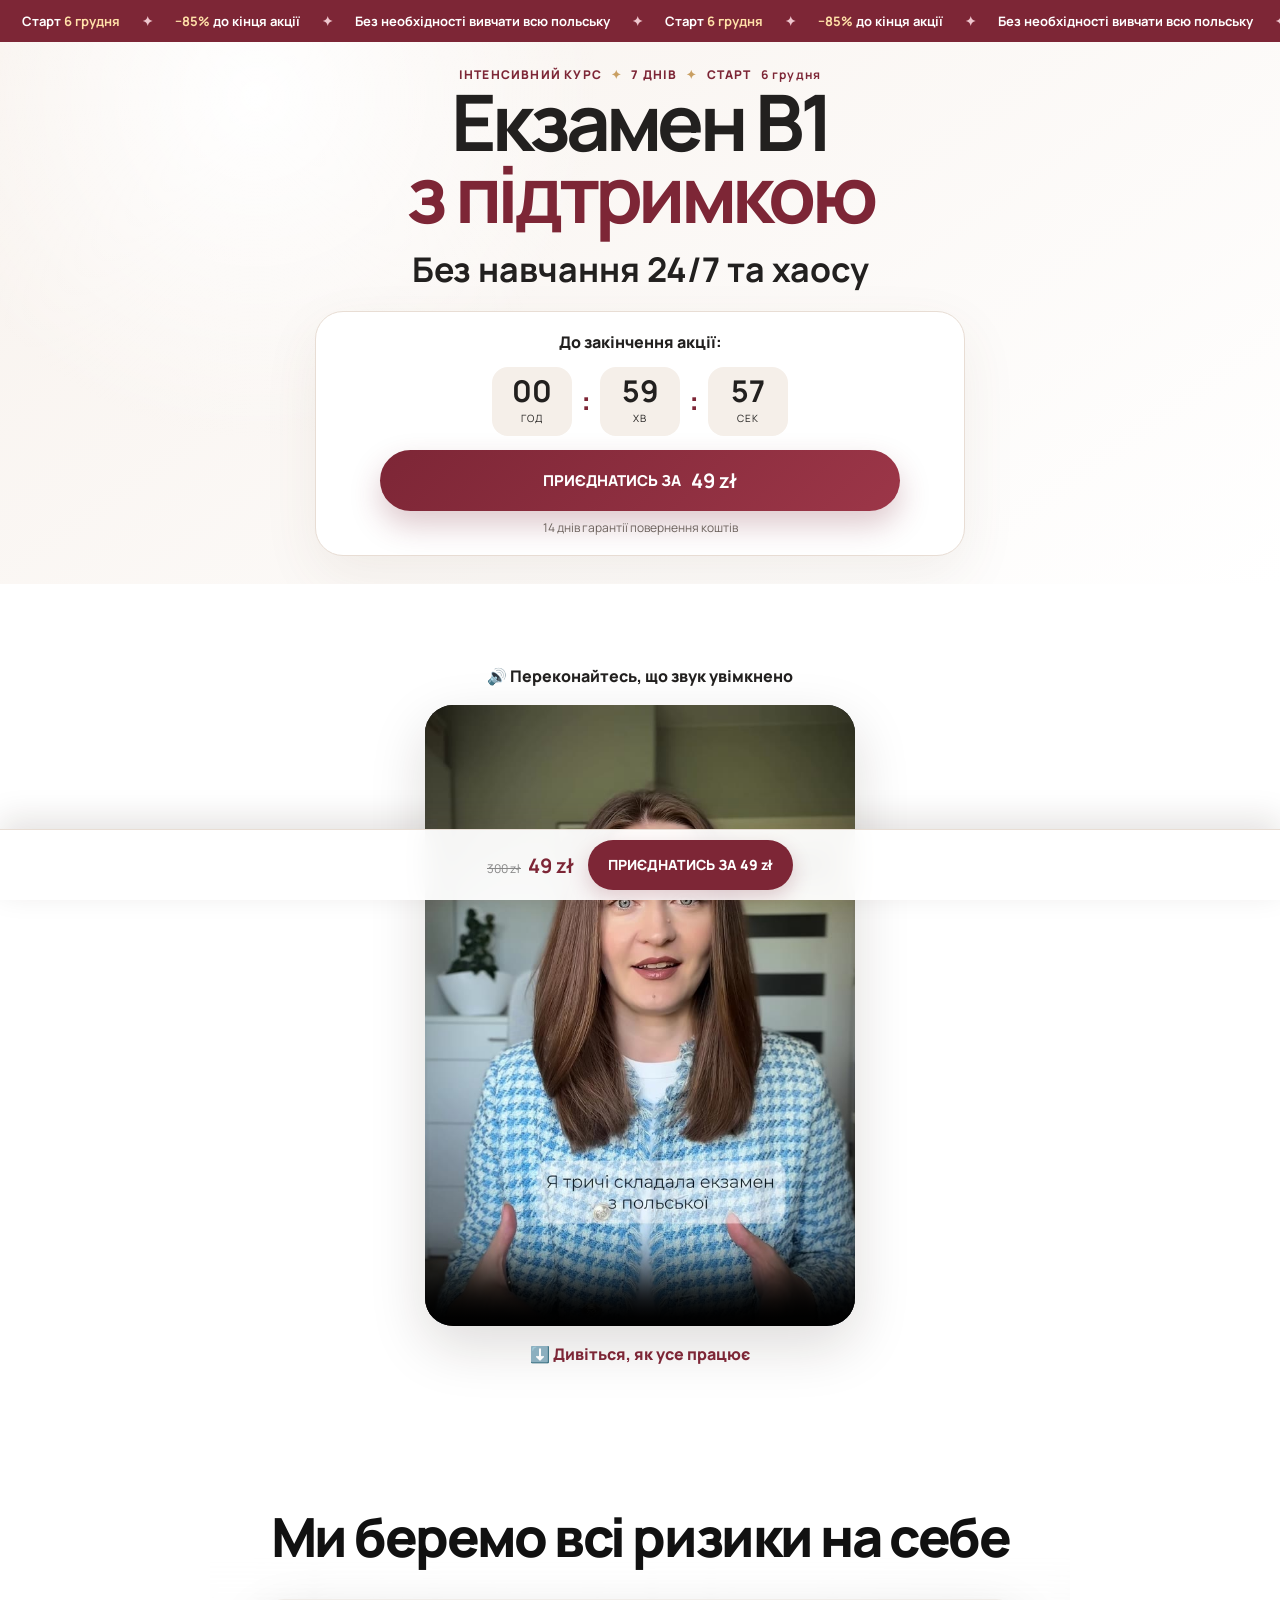
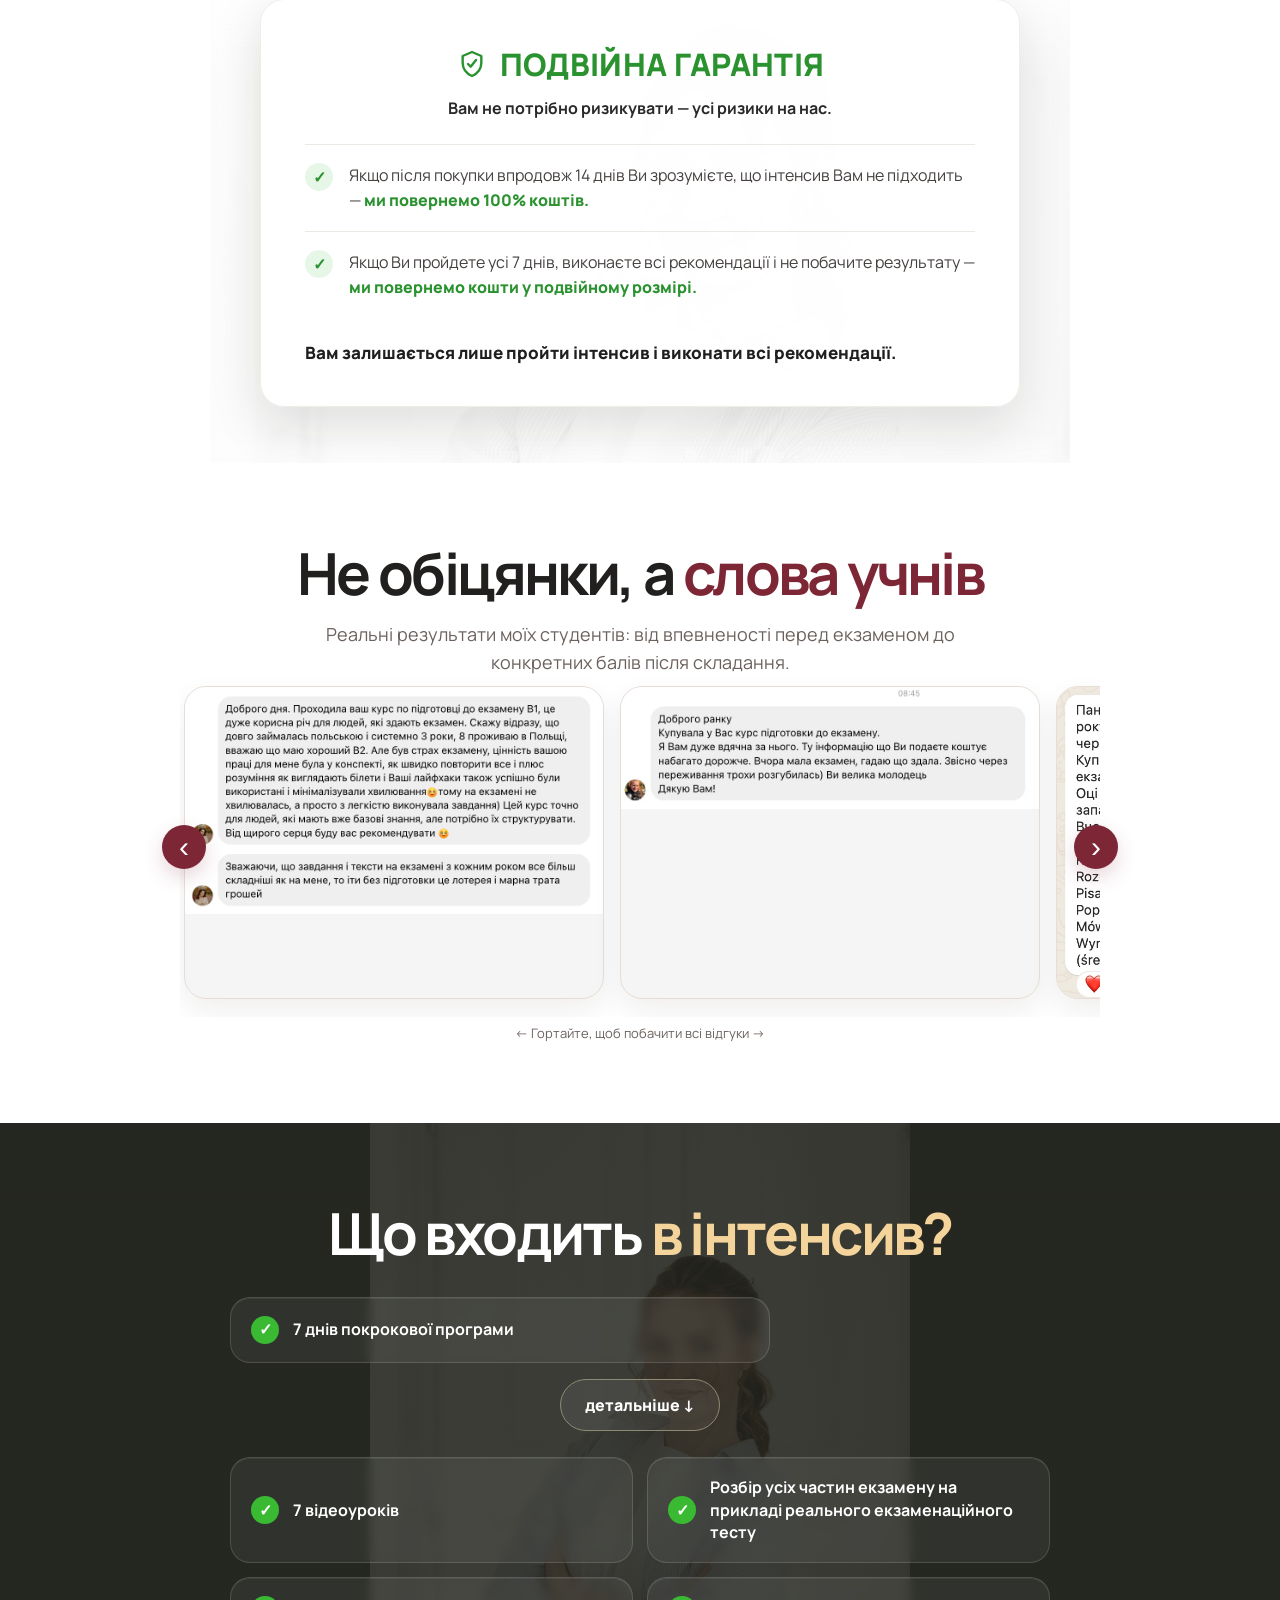
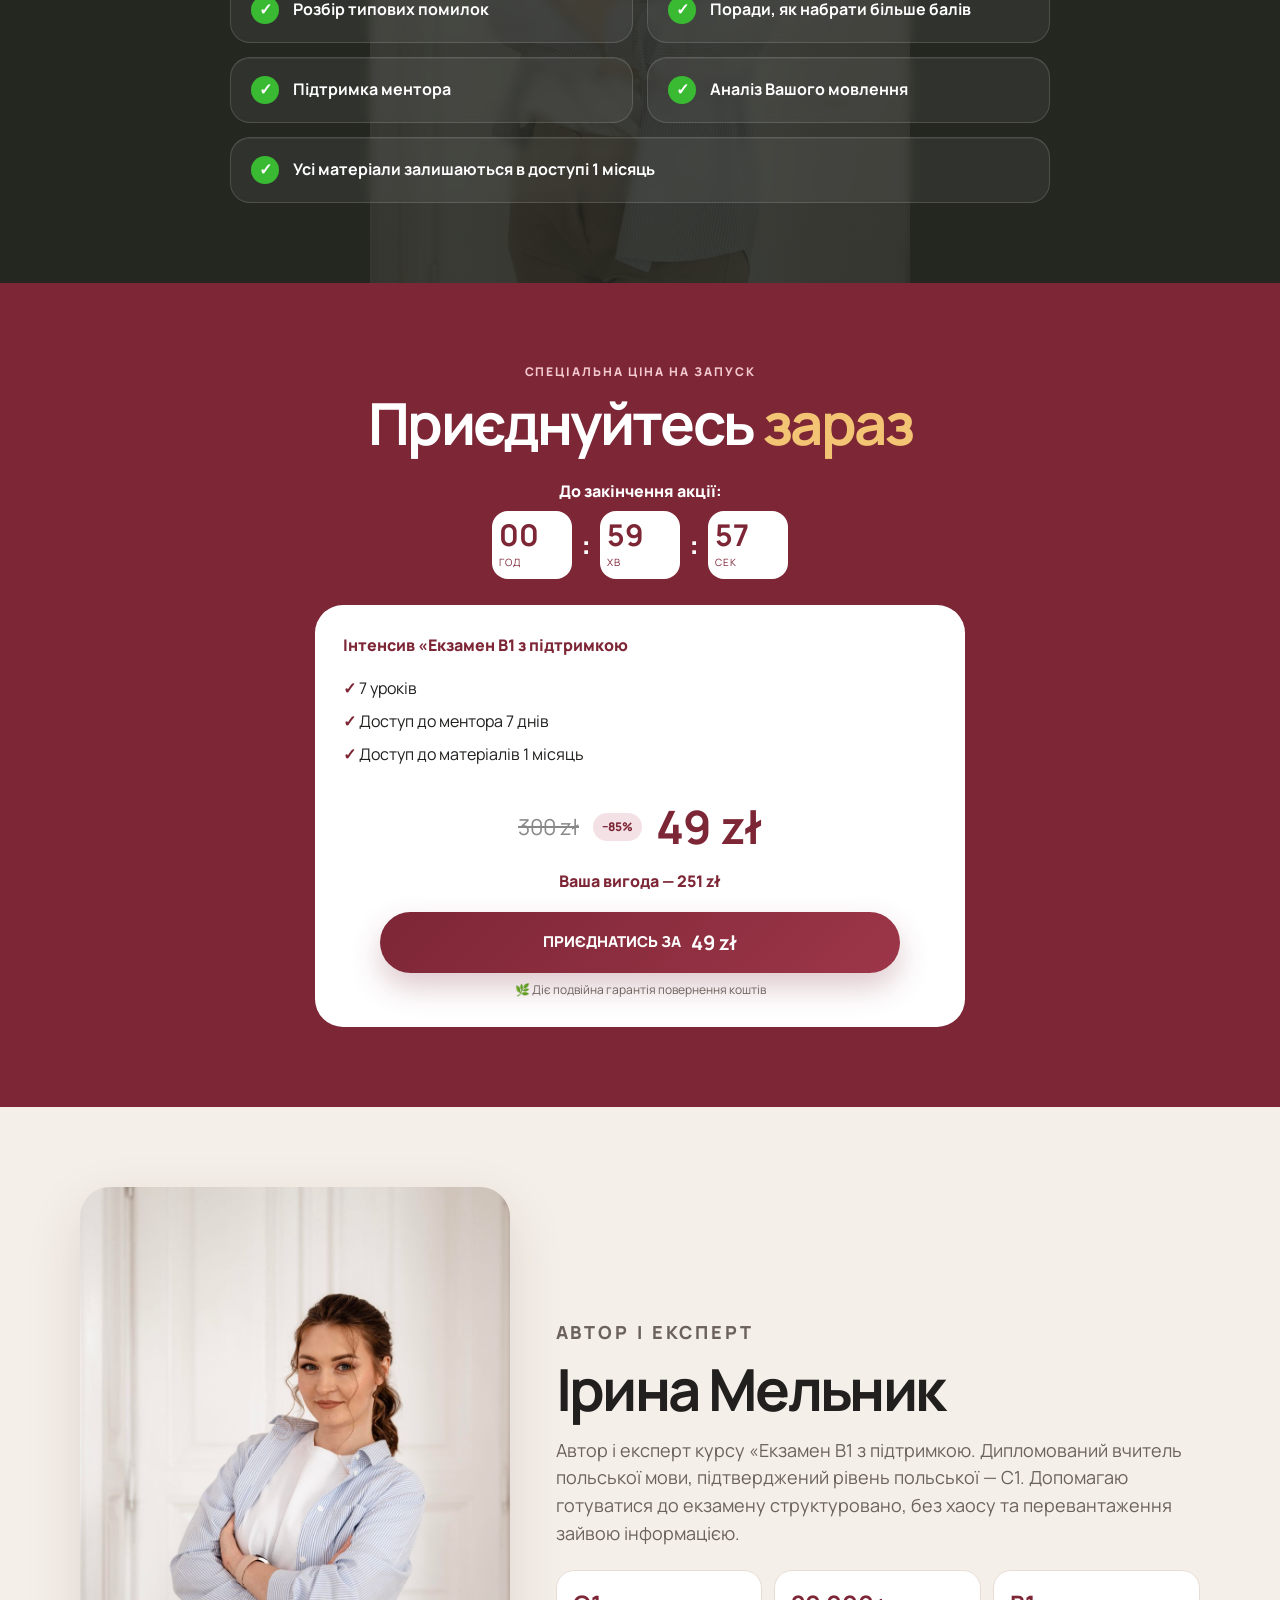
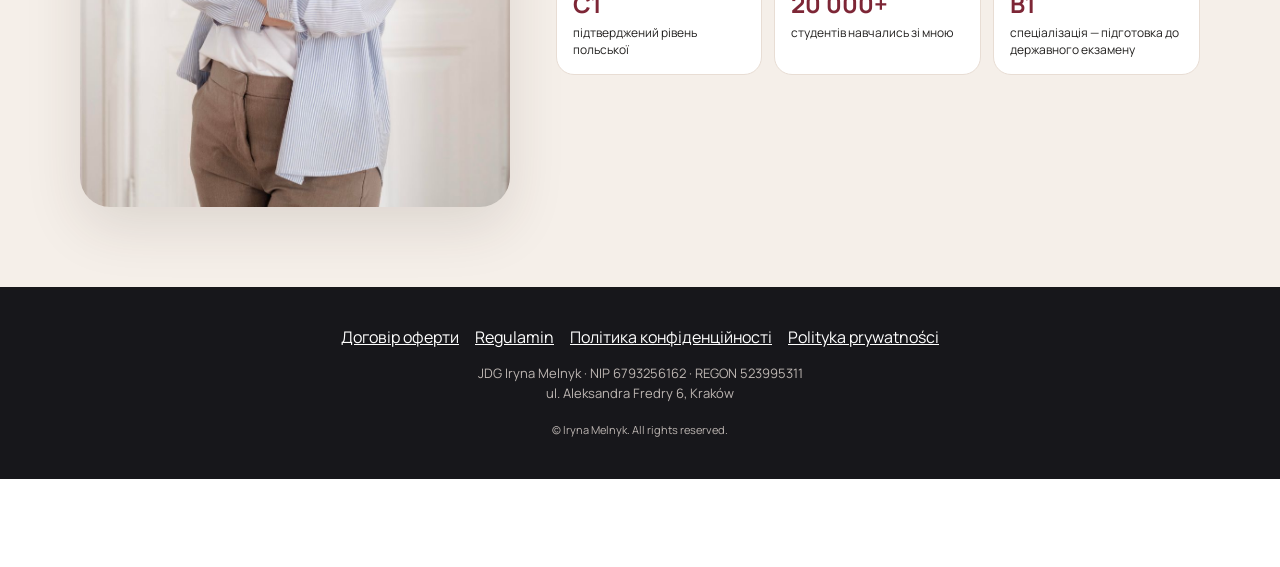
<file: index.html>
<!doctype html>
<html lang="uk">
<head>
  <meta charset="utf-8">
  <meta name="viewport" content="width=device-width,initial-scale=1,viewport-fit=cover">
  <meta name="theme-color" content="#f4efe9">
  <title>Екзамен В1 з підтримкою — інтенсивний курс</title>
  <meta name="description" content="7-денний інтенсив з підготовки до державного екзамену B1 з польської. Чітка система, практичні підказки та підтримка.">
  <link rel="preconnect" href="https://fonts.googleapis.com">
  <link rel="preconnect" href="https://fonts.gstatic.com" crossorigin>
  <link href="https://fonts.googleapis.com/css2?family=Manrope:wght@400;500;600;700;800&display=swap" rel="stylesheet">
  <link rel="stylesheet" href="styles.css">

  <!-- Meta Pixel -->
  <script>
  !function(f,b,e,v,n,t,s){if(f.fbq)return;n=f.fbq=function(){n.callMethod?
  n.callMethod.apply(n,arguments):n.queue.push(arguments)};if(!f._fbq)f._fbq=n;
  n.push=n;n.loaded=!0;n.version='2.0';n.queue=[];t=b.createElement(e);t.async=!0;
  t.src=v;s=b.getElementsByTagName(e)[0];s.parentNode.insertBefore(t,s)}
  (window,document,'script','https://connect.facebook.net/en_US/fbevents.js');
  fbq('init','1192959256037095');
  fbq('track','PageView');
  </script>
  <noscript><img height="1" width="1" style="display:none" src="https://www.facebook.com/tr?id=1192959256037095&ev=PageView&noscript=1" alt=""></noscript>
</head>
<body>
  <div class="top-marquee" aria-label="Умови інтенсиву">
    <div class="marquee-track">
      <span>Старт <b data-tomorrow>1 жовтня</b></span><i>✦</i><span><b>−85%</b> до кінця акції</span><i>✦</i><span>Без необхідності вивчати всю польську</span><i>✦</i>
      <span>Старт <b data-tomorrow>1 жовтня</b></span><i>✦</i><span><b>−85%</b> до кінця акції</span><i>✦</i><span>Без необхідності вивчати всю польську</span><i>✦</i>
    </div>
  </div>

  <main>
    <section class="hero section">
      <div class="container narrow hero-inner">
        <div class="context-line">ІНТЕНСИВНИЙ КУРС <span>✦</span> 7 ДНІВ <span>✦</span> СТАРТ <b data-tomorrow>1 жовтня</b></div>
<h1>Екзамен В1<br><span>з підтримкою</span></h1>
        <p class="hero-subtitle">Без навчання 24/7 та хаосу</p>
<div class="sale-box">
          <p class="sale-label">До закінчення акції:</p>
          <div class="timer" aria-label="До завершення акції">
            <div><strong data-hours>01</strong><small>год</small></div><span>:</span>
            <div><strong data-minutes>00</strong><small>хв</small></div><span>:</span>
            <div><strong data-seconds>00</strong><small>сек</small></div>
          </div>
          <a class="primary-btn purchase-link" href="https://iramelnyk91gmailcom.lms.softbook.app/shop/item/12999">
            <span>ПРИЄДНАТИСЬ ЗА</span><strong>49 zł</strong>
          </a>
          <p class="under-btn">14 днів гарантії повернення коштів</p>
        </div>
      </div>
    </section>

    <section class="section video-section">
      <div class="container narrow">
        <p class="sound-note">🔊 Переконайтесь, що звук увімкнено</p>
        <div class="video-shell">
          <video controls playsinline preload="metadata" poster="assets/video-poster.jpg">
            <source src="assets/iryna-video.mp4" type="video/mp4">
            Ваш браузер не підтримує відео.
          </video>
        </div>
        <p class="down-note">⬇️ Дивіться, як усе працює</p>
      </div>
    </section>

    <section class="section guarantee-section">
      <div class="guarantee-photo" aria-hidden="true"></div>
      <div class="container guarantee-wrap">
        <h2>Ми беремо всі ризики на себе</h2>

        <div class="guarantee-panel">
          <div class="guarantee-title">
            <svg viewBox="0 0 24 24" aria-hidden="true"><path d="M12 3 19 6v5c0 4.7-2.9 8.1-7 10-4.1-1.9-7-5.3-7-10V6l7-3Z"/><path d="m9 12 2 2 4-5"/></svg>
            <strong>ПОДВІЙНА ГАРАНТІЯ</strong>
          </div>
          <p class="guarantee-lead">Вам не потрібно ризикувати — усі ризики на нас.</p>

          <div class="guarantee-rule"></div>

          <div class="guarantee-row">
            <span class="guarantee-check">✓</span>
            <p>Якщо після покупки впродовж 14 днів Ви зрозумієте, що інтенсив Вам не підходить — <strong>ми повернемо 100% коштів.</strong></p>
          </div>

          <div class="guarantee-rule"></div>

          <div class="guarantee-row">
            <span class="guarantee-check">✓</span>
            <p>Якщо Ви пройдете усі 7 днів, виконаєте всі рекомендації і не побачите результату — <strong>ми повернемо кошти у подвійному розмірі.</strong></p>
          </div>

          <p class="guarantee-bottom">Вам залишається лише пройти інтенсив і виконати всі рекомендації.</p>
        </div>
</div>
    </section>

    <section class="section proof-section">
      <div class="container">
<h2>Не обіцянки, а <span>слова учнів</span></h2>
        <p class="section-intro">Реальні результати моїх студентів: від впевненості перед екзаменом до конкретних балів після складання.</p>

        <div class="reviews-wrap">
          <button class="carousel-arrow prev" type="button" aria-label="Попередній відгук">‹</button>
          <div class="reviews-track" id="reviewsTrack">
            <figure class="review-card"><img src="assets/review-7696.png" alt="Відгук учениці про курс B1" loading="lazy"></figure>
            <figure class="review-card"><img src="assets/review-7697.png" alt="Відгук учениці про курс B1" loading="lazy"></figure>
            <figure class="review-card"><img src="assets/review-7698.png" alt="Результати екзамену учениці" loading="lazy"></figure>
            <figure class="review-card"><img src="assets/review-7699.png" alt="Відгук учениці після державного екзамену" loading="lazy"></figure>
            <figure class="review-card"><img src="assets/review-7700.png" alt="Відгук про курс за 49 злотих" loading="lazy"></figure>
            <figure class="review-card"><img src="assets/review-old-1.jpg" alt="Відгук про курс" loading="lazy"></figure>
            <figure class="review-card"><img src="assets/review-old-2.jpg" alt="Відгук про курс" loading="lazy"></figure>
            <figure class="review-card"><img src="assets/review-old-3.jpg" alt="Відгук про курс" loading="lazy"></figure>
            <figure class="review-card"><img src="assets/review-old-4.jpg" alt="Відгук про курс" loading="lazy"></figure>
          </div>
          <button class="carousel-arrow next" type="button" aria-label="Наступний відгук">›</button>
        </div>
        <p class="swipe-hint">← Гортайте, щоб побачити всі відгуки →</p>
      </div>
    </section>

    <section class="section program-section">
      <div class="program-photo" aria-hidden="true"></div>
      <div class="container narrow program-shell">
        <h2>Що входить <span>в інтенсив?</span></h2>

        <div class="program-summary-card">
          <span class="check-icon">✓</span>
          <span>7 днів покрокової програми</span>
        </div>

        <div class="program-actions">
          <button id="programToggle" class="outline-btn" type="button" aria-expanded="false" aria-controls="programList">детальніше ↓</button>
        </div>

        <div class="program-list program-collapsible" id="programList" aria-hidden="true">
          <article class="day-card"><span>ДЕНЬ 01</span><h3>Чому Ви досі не склали B1?</h3><p>Визначимо причини, які заважають здати екзамен B1. Спойлер: це не тільки незнання польської.</p></article>
          <article class="day-card"><span>ДЕНЬ 02</span><h3>Як проходить екзамен?</h3><p>Познайомитесь із процедурою екзамену, бо Ви боїтесь невідомості.</p></article>
          <article class="day-card"><span>ДЕНЬ 03</span><h3>Як здати частини «Rozumienie ze słuchu» і «Rozumienie tekstów pisanych»?</h3><p>Ви побачите, як виглядають ці частини, та дізнаєтесь лайфхаки, як набрати більше балів.</p></article>
          <article class="day-card"><span>ДЕНЬ 04</span><h3>Як здати частину «Gramatyka»?</h3><p>Ви отримаєте підказки, як виконати завдання, щоб точно здати, навіть якщо Ваша граматика далека від ідеалу.</p></article>
          <article class="day-card"><span>ДЕНЬ 05</span><h3>Як писати на екзамені?</h3><p>Ви отримаєте шаблон одного з найчастіших творів — оповідання, і дізнаєтесь мої поради щодо написання твору.</p></article>
          <article class="day-card"><span>ДЕНЬ 06</span><h3>Розбір твору моєї студентки</h3><p>На прикладі помилок реальної людини Ви зможете проаналізувати власні помилки у письмовій частині.</p></article>
          <article class="day-card"><span>ДЕНЬ 07</span><h3>Аналіз частини «Mówienie»</h3><p>Отримаєте персональний аналіз Вашого мовлення з рекомендаціями та порадами.</p></article>
        </div>

        <div class="program-feature-grid">
          <div class="feature-card"><span class="check-icon">✓</span><span>7 відеоуроків</span></div>
          <div class="feature-card"><span class="check-icon">✓</span><span>Розбір усіх частин екзамену на прикладі реального екзаменаційного тесту</span></div>
          <div class="feature-card"><span class="check-icon">✓</span><span>Розбір типових помилок</span></div>
          <div class="feature-card"><span class="check-icon">✓</span><span>Поради, як набрати більше балів</span></div>
          <div class="feature-card"><span class="check-icon">✓</span><span>Підтримка ментора</span></div>
          <div class="feature-card"><span class="check-icon">✓</span><span>Аналіз Вашого мовлення</span></div>
          <div class="feature-card feature-card-wide"><span class="check-icon">✓</span><span>Усі матеріали залишаються в доступі 1 місяць</span></div>
        </div>
      </div>
    </section>

    <section class="section pricing-section" id="buy">
      <div class="container narrow">
        <p class="section-kicker light">СПЕЦІАЛЬНА ЦІНА НА ЗАПУСК</p>
        <h2>Приєднуйтесь <span>зараз</span></h2>
        <p class="pricing-timer-label">До закінчення акції:</p>
        <div class="timer light-timer" aria-label="До завершення акції">
          <div><strong data-hours>01</strong><small>год</small></div><span>:</span>
          <div><strong data-minutes>00</strong><small>хв</small></div><span>:</span>
          <div><strong data-seconds>00</strong><small>сек</small></div>
        </div>

        <div class="price-card">
          <p class="price-card-label">Інтенсив «Екзамен В1 з підтримкою</p>
          <ul>
            <li>7 уроків</li>
            <li>Доступ до ментора 7 днів</li>
            <li>Доступ до матеріалів 1 місяць</li>
          </ul>
          <div class="prices"><s>300 zł</s><span>−85%</span><strong>49 zł</strong></div>
          <p class="saving">Ваша вигода — 251 zł</p>
          <a class="primary-btn purchase-link" href="https://iramelnyk91gmailcom.lms.softbook.app/shop/item/12999"><span>ПРИЄДНАТИСЬ ЗА</span><strong>49 zł</strong></a>
          <p class="double-note">🌿 Діє подвійна гарантія повернення коштів</p>
        </div>
      </div>
    </section>

    <section class="section author-section">
      <div class="container author-grid">
        <img src="assets/iryna.jpg" alt="Ірина Мельник" loading="lazy">
        <div>
          <p class="section-kicker">АВТОР І ЕКСПЕРТ</p>
          <h2>Ірина Мельник</h2>
          <p>Автор і експерт курсу «Екзамен В1 з підтримкою. Дипломований вчитель польської мови, підтверджений рівень польської — C1. Допомагаю готуватися до екзамену структуровано, без хаосу та перевантаження зайвою інформацією.</p>
          <div class="author-stats"><span><b>C1</b> підтверджений рівень польської</span><span><b>20 000+</b> студентів навчались зі мною</span><span><b>B1</b> спеціалізація — підготовка до державного екзамену</span></div>
        </div>
      </div>
    </section>
  </main>

  <footer class="footer">
    <div class="container">
      <div class="legal-links">
        <a href="https://egzaminb1.weblium.site/oferta">Договір оферти</a>
        <a href="https://egzaminb1.weblium.site/umowa">Regulamin</a>
        <a href="https://egzaminb1.weblium.site/polityka">Політика конфіденційності</a>
        <a href="https://egzaminb1.weblium.site/polityka_prywat">Polityka prywatności</a>
      </div>
      <p>JDG Iryna Melnyk · NIP 6793256162 · REGON 523995311<br>ul. Aleksandra Fredry 6, Kraków</p>
      <small>© Iryna Melnyk. All rights reserved.</small>
    </div>
  </footer>

  <div class="sticky-buy" aria-label="Швидка покупка курсу">
    <div class="sticky-price"><s>300 zł</s><strong>49 zł</strong></div>
    <a class="purchase-link sticky-btn" href="https://iramelnyk91gmailcom.lms.softbook.app/shop/item/12999">ПРИЄДНАТИСЬ ЗА 49 zł</a>
  </div>

  <script src="script.js"></script>
</body>
</html>
</file>
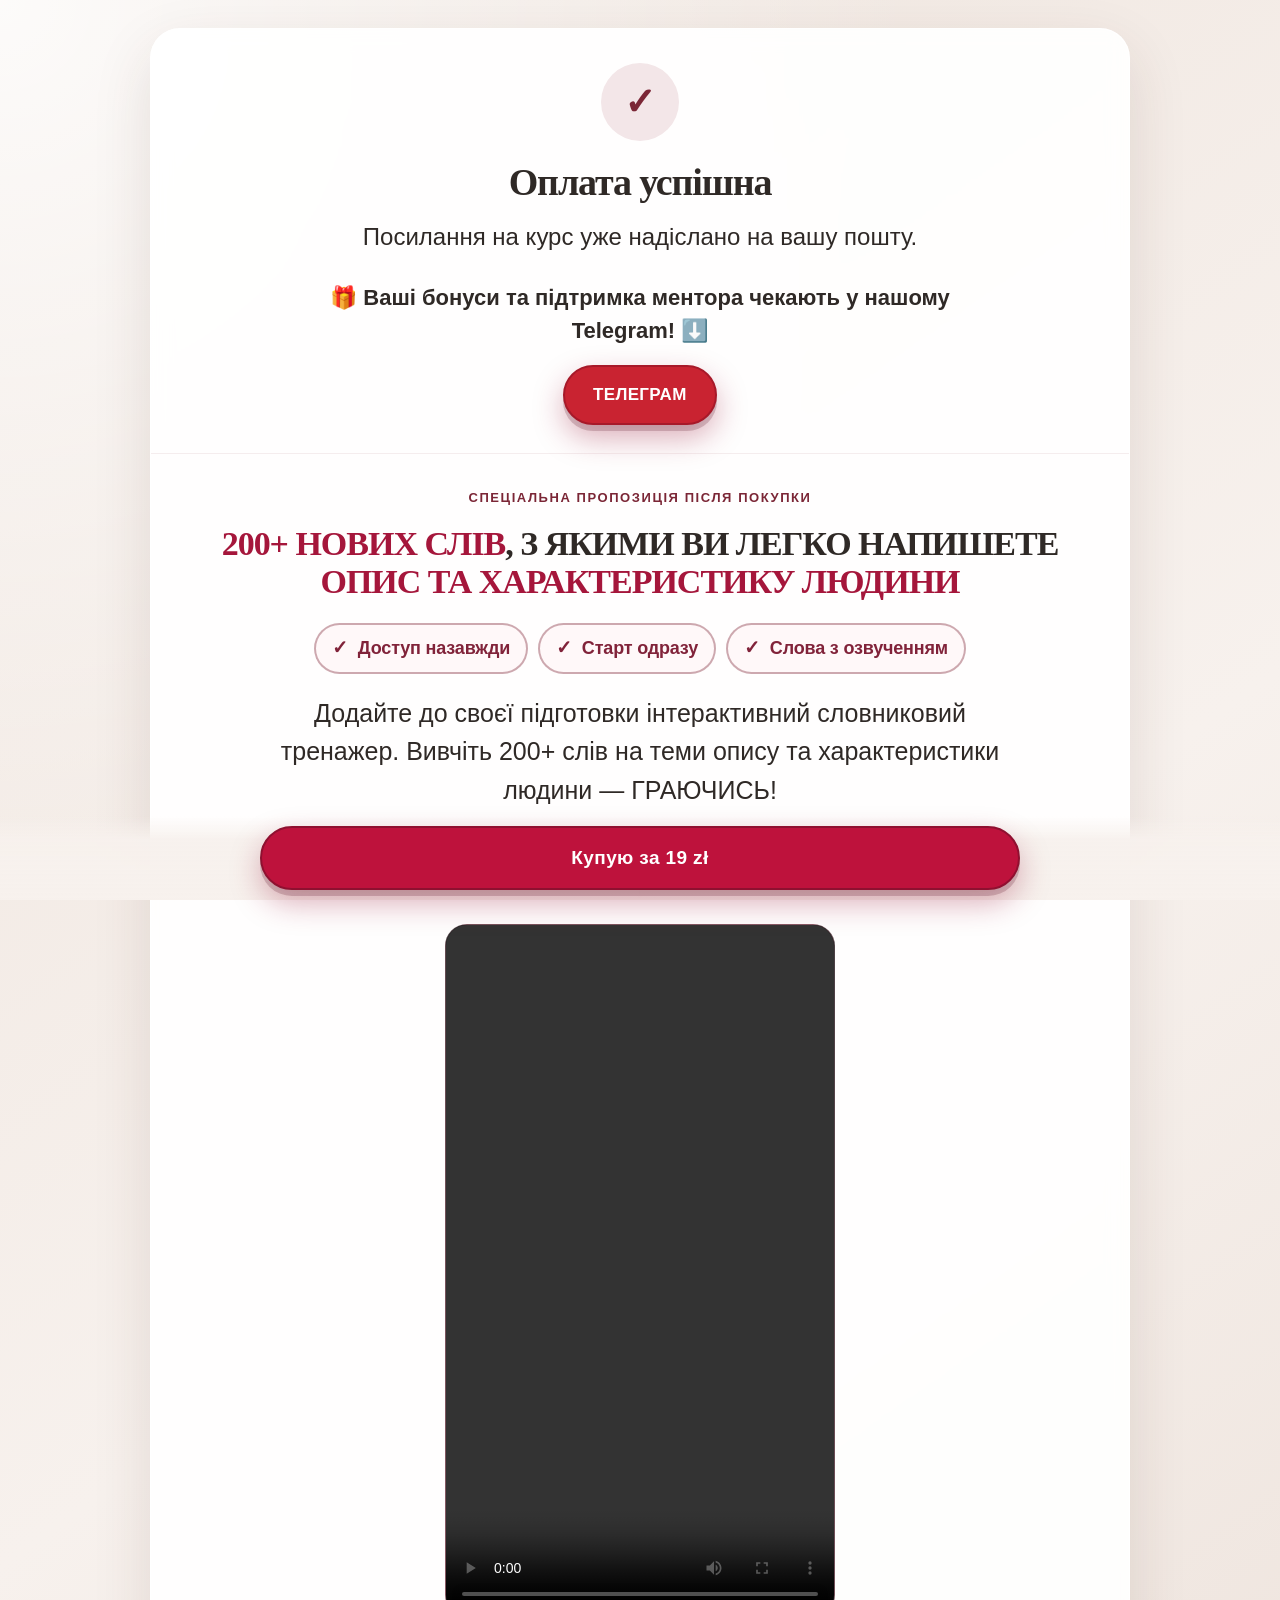
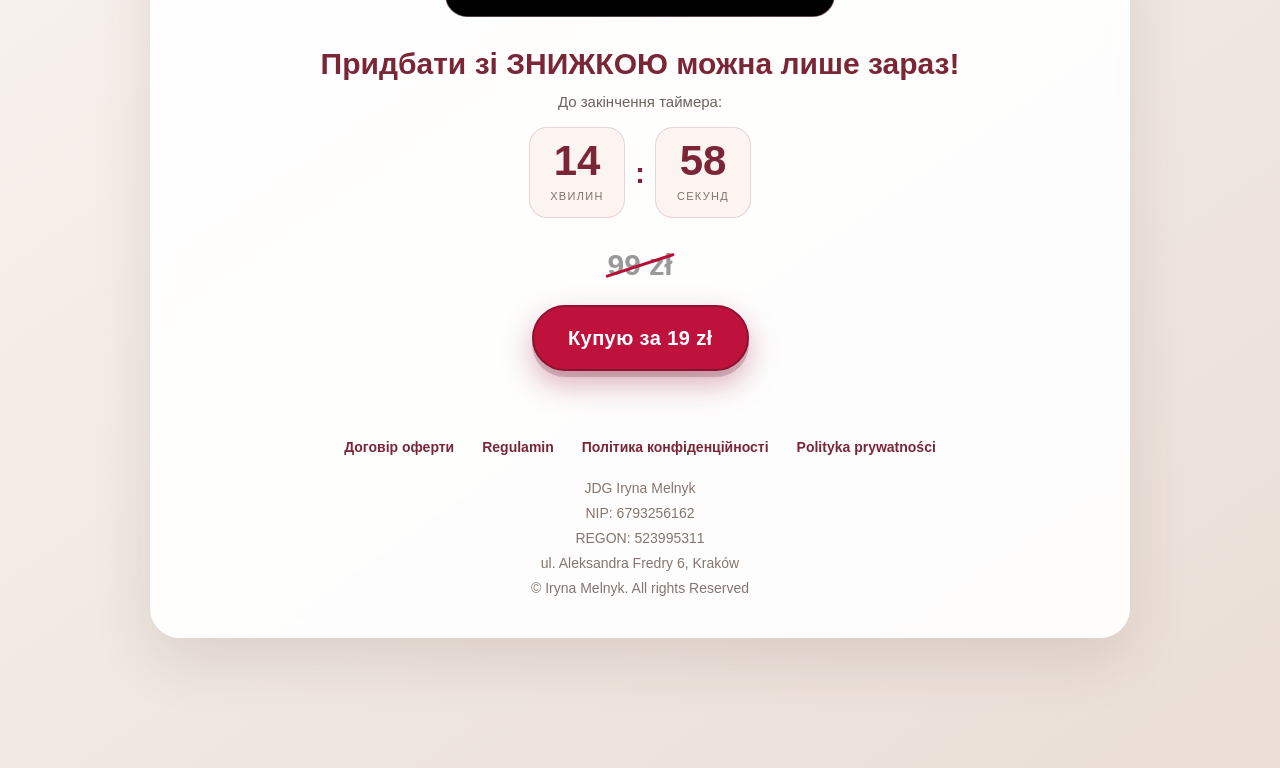
<file: events/index.html>
<!DOCTYPE html>
<html lang="uk">
<head>
  <meta charset="UTF-8">
  <meta name="viewport" content="width=device-width, initial-scale=1.0">
  <meta name="robots" content="noindex, nofollow">
  <title>Оплата успішна | спеціальна пропозиція</title>
  <meta name="description" content="Сторінка подяки та спеціальна пропозиція словникового тренажера.">

  <!-- Meta Pixel Code -->
  <script>
    !function(f,b,e,v,n,t,s)
    {if(f.fbq)return;n=f.fbq=function(){n.callMethod?
    n.callMethod.apply(n,arguments):n.queue.push(arguments)};
    if(!f._fbq)f._fbq=n;n.push=n;n.loaded=!0;n.version='2.0';
    n.queue=[];t=b.createElement(e);t.async=!0;
    t.src='https://connect.facebook.net/en_US/fbevents.js';
    s=b.getElementsByTagName(e)[0];
    s.parentNode.insertBefore(t,s)}(window, document,'script');

    fbq('init', '1192959256037095');
    fbq('track', 'PageView');

    if (!sessionStorage.getItem('meta_purchase_49_pln_sent')) {
      fbq('track', 'Purchase', {
        value: 49.00,
        currency: 'PLN',
        content_name: 'Екзамен B1 з підтримкою'
      });
      sessionStorage.setItem('meta_purchase_49_pln_sent', '1');
    }
  </script>
  <noscript>
    <img height="1" width="1" style="display:none"
      src="https://www.facebook.com/tr?id=1192959256037095&ev=PageView&noscript=1"
      alt="">
  </noscript>
  <!-- End Meta Pixel Code -->

  <style>
    :root {
      --bg: #f7f1ed;
      --bg-2: #efe5de;
      --card: rgba(255,255,255,.92);
      --text: #2f2926;
      --muted: #6d625c;
      --accent: #7b2636;
      --accent-dark: #631c2a;
      --line: rgba(123, 38, 54, .16);
      --shadow: 0 22px 60px rgba(74, 42, 34, .12);
    }

    * { box-sizing: border-box; }

    html, body {
      margin: 0;
      min-height: 100%;
    }

    body {
      background:
        radial-gradient(circle at top left, rgba(255,255,255,.85), transparent 34%),
        linear-gradient(145deg, var(--bg-2) 0%, var(--bg) 48%, #eaded6 100%);
      color: var(--text);
      font-family: -apple-system, BlinkMacSystemFont, "Segoe UI", Roboto, Arial, sans-serif;
      line-height: 1.5;
      padding: 28px 16px 130px;
    }

    .wrap {
      width: min(100%, 980px);
      margin: 0 auto;
    }

    .card {
      background: var(--card);
      border: 1px solid rgba(255,255,255,.85);
      border-radius: 30px;
      box-shadow: var(--shadow);
      backdrop-filter: blur(10px);
      overflow: hidden;
    }

    .section {
      padding: 34px 30px;
    }

    .section + .section {
      border-top: 1px solid rgba(123, 38, 54, .08);
    }

    .hero {
      text-align: center;
      padding-bottom: 28px;
    }

    .check {
      width: 78px;
      height: 78px;
      margin: 0 auto 22px;
      display: grid;
      place-items: center;
      border-radius: 50%;
      background: #f3e6e8;
      color: var(--accent);
      font-size: 38px;
      font-weight: 800;
      line-height: 1;
    }

    h1 {
      margin: 0;
      font-family: Georgia, "Times New Roman", serif;
      font-size: clamp(27px, 4vw, 38px);
      line-height: 1.04;
      letter-spacing: -.03em;
    }

    .hero-text {
      max-width: 620px;
      margin: 16px auto 0;
      font-size: clamp(18px, 3vw, 24px);
      color: var(--text);
    }

    .telegram-note {
      max-width: 620px;
      margin: 26px auto 0;
      font-size: clamp(18px, 3vw, 22px);
      color: var(--text);
      font-weight: 600;
    }

    .telegram-wrap {
      margin-top: 18px;
    }

    .tg-button,
    .buy-inline,
    .sticky-buy {
      display: inline-flex;
      align-items: center;
      justify-content: center;
      min-height: 60px;
      padding: 0 28px;
      border-radius: 999px;
      background: var(--accent);
      color: #fff;
      text-decoration: none;
      font-size: 17px;
      font-weight: 800;
      letter-spacing: .02em;
      box-shadow: 0 14px 28px rgba(123,38,54,.24);
      transition: transform .18s ease, background .18s ease, box-shadow .18s ease;
      will-change: transform;
    }

    .tg-button:hover,
    .buy-inline:hover,
    .sticky-buy:hover {
      transform: translateY(-2px);
      background: var(--accent-dark);
      box-shadow: 0 18px 34px rgba(123,38,54,.28);
    }

    .pulse {
      animation: pulse 1.7s ease-in-out infinite;
    }

    @keyframes pulse {
      0% { transform: scale(1); box-shadow: 0 14px 28px rgba(123,38,54,.24); }
      50% { transform: scale(1.03); box-shadow: 0 18px 40px rgba(123,38,54,.34); }
      100% { transform: scale(1); box-shadow: 0 14px 28px rgba(123,38,54,.24); }
    }

    .eyebrow {
      text-align: center;
      font-size: 13px;
      font-weight: 900;
      letter-spacing: .12em;
      text-transform: uppercase;
      color: var(--accent);
      margin-bottom: 18px;
    }

    .offer-title {
      max-width: 850px;
      margin: 0 auto;
      text-align: center;
      font-family: Georgia, "Times New Roman", serif;
      font-size: clamp(23px, 3.6vw, 34px);
      line-height: 1.12;
      letter-spacing: -.03em;
    }

    .pills {
      display: flex;
      justify-content: center;
      gap: 10px;
      flex-wrap: wrap;
      margin: 22px auto 20px;
    }

    .pill {
      display: inline-flex;
      align-items: center;
      justify-content: center;
      gap: 10px;
      min-height: 48px;
      padding: 9px 16px;
      border: 2px solid rgba(123, 38, 54, .18);
      border-radius: 999px;
      background: rgba(255, 250, 249, .92);
      color: var(--accent);
      font-size: clamp(14px, 1.8vw, 18px);
      font-weight: 800;
      letter-spacing: -.01em;
      white-space: nowrap;
    }

    .pill .mark {
      font-size: 1.05em;
    }

    .offer-copy {
      max-width: 760px;
      margin: 0 auto;
      text-align: center;
      font-size: clamp(18px, 2.5vw, 25px);
      line-height: 1.55;
      color: var(--text);
    }

    .video-label {
      text-align: center;
      margin: 24px 0 10px;
      color: var(--accent);
      font-size: 16px;
      font-weight: 700;
    }

    .arrow {
      display: block;
      text-align: center;
      color: var(--accent);
      font-size: 28px;
      margin-bottom: 14px;
      animation: bob 1.8s ease-in-out infinite;
    }

    @keyframes bob {
      50% { transform: translateY(6px); }
    }

    .video-box {
      width: min(100%, 390px);
      margin: 0 auto;
      aspect-ratio: 9 / 16;
      border-radius: 22px;
      overflow: hidden;
      background: linear-gradient(135deg, #2d1f24, #78404d);
      border: 1px solid rgba(255,255,255,.14);
      display: grid;
      place-items: center;
    }

    .video-box iframe,
    .video-box video {
      width: 100%;
      height: 100%;
      display: block;
      border: 0;
      object-fit: contain;
      background: #171317;
    }

    .video-placeholder {
      display: grid;
      justify-items: center;
      gap: 12px;
      padding: 24px;
      text-align: center;
      color: #fff;
    }

    .video-placeholder .play {
      width: 72px;
      height: 72px;
      display: grid;
      place-items: center;
      border-radius: 50%;
      border: 2px solid rgba(255,255,255,.45);
      background: rgba(255,255,255,.12);
      font-size: 28px;
      padding-left: 4px;
    }

    .video-placeholder small {
      color: rgba(255,255,255,.8);
      font-size: 13px;
    }

    .offer-status {
      margin: 28px auto 0;
      text-align: center;
      color: var(--accent);
      font-size: clamp(21px, 3vw, 30px);
      font-weight: 900;
      line-height: 1.25;
    }

    .timer-note {
      text-align: center;
      margin: 8px 0 14px;
      color: var(--muted);
      font-size: 15px;
    }

    .timer {
      display: flex;
      align-items: center;
      justify-content: center;
      gap: 10px;
      margin: 0 auto 24px;
    }

    .time-unit {
      min-width: 96px;
      padding: 12px 16px;
      border-radius: 18px;
      background: #fbf4f1;
      border: 1px solid rgba(123,38,54,.15);
      text-align: center;
    }

    .time-unit b {
      display: block;
      font-size: clamp(34px, 5vw, 42px);
      line-height: 1;
      color: var(--accent);
      font-variant-numeric: tabular-nums;
    }

    .time-unit small {
      display: block;
      margin-top: 6px;
      font-size: 11px;
      text-transform: uppercase;
      letter-spacing: .12em;
      color: #85736c;
    }

    .colon {
      font-size: 30px;
      font-weight: 800;
      color: var(--accent);
    }

    .buy-inline-wrap {
      text-align: center;
    }

    .buy-inline {
      min-height: 66px;
      padding: 0 34px;
      font-size: clamp(16px, 2.5vw, 20px);
    }

    .footer {
      text-align: center;
      padding: 32px 24px 38px;
      color: #85756d;
      font-size: 14px;
    }

    .footer-links {
      list-style: none;
      padding: 0;
      margin: 0 0 20px;
      display: flex;
      justify-content: center;
      gap: 16px 28px;
      flex-wrap: wrap;
    }

    .footer a {
      color: var(--accent);
      text-decoration: none;
      font-weight: 700;
    }

    .footer a:hover {
      text-decoration: underline;
    }

    .footer-meta {
      display: grid;
      gap: 4px;
    }

    .sticky-cta {
      position: fixed;
      left: 0;
      right: 0;
      bottom: 0;
      z-index: 50;
      padding: 10px 14px calc(10px + env(safe-area-inset-bottom));
      background: linear-gradient(180deg, rgba(247,241,237,0) 0%, rgba(247,241,237,.95) 28%, rgba(247,241,237,1) 100%);
      pointer-events: none;
    }

    .sticky-inner {
      width: min(100%, 980px);
      margin: 0 auto;
      display: flex;
      justify-content: center;
      pointer-events: auto;
    }

    .sticky-buy {
      width: min(100%, 760px);
      min-height: 64px;
      text-align: center;
      font-size: clamp(15px, 2.6vw, 19px);
      padding: 0 20px;
    }

    a:focus-visible {
      outline: 3px solid rgba(123,38,54,.25);
      outline-offset: 4px;
    }

    @media (max-width: 700px) {
      body { padding: 16px 12px 120px; }
      .card { border-radius: 22px; }
      .section { padding: 24px 16px; }
      .pill {
        width: 100%;
        max-width: 420px;
        min-height: 48px;
        white-space: normal;
        text-align: center;
        font-size: 15px;
      }
      .timer { gap: 8px; }
      .time-unit { min-width: 84px; }
      .tg-button,
      .buy-inline,
      .sticky-buy { width: 100%; }
      .footer-links { gap: 12px 18px; }
    }

     .old-price {
      text-align: center;
      margin: 12px 0 18px;
      font-size: 30px;
      font-weight: 700;
      color: #999;
    }

    .old-price del {
      position: relative;
      display: inline-block;
      text-decoration: none;
    }

    .old-price del::after {
      content: "";
      position: absolute;
      left: -5%;
      top: 50%;
      width: 110%;
      height: 3px;
      background: #b90e38;
      transform: rotate(-18deg);
      border-radius: 3px;
    }



    @media (prefers-reduced-motion: reduce) {
      .pulse,
      .arrow { animation: none; }
    }

    /* Контрастний акцент на ключових фразах заголовка */
    .offer-title .title-highlight { color: #a5163b; }

    /* Помітніші кнопки з білим текстом і виразним контуром */
    .tg-button { background: #c92331; border: 2px solid #a71929; color: #fff; }
    .buy-inline, .sticky-buy { background: #be123c; border: 2px solid #8f1030; color: #fff; }
    .tg-button:hover { background: #a71929; }
    .buy-inline:hover, .sticky-buy:hover { background: #970e30; }
    .tg-button, .buy-inline, .sticky-buy {
      box-shadow: 0 6px 0 rgba(83, 12, 30, .20), 0 13px 30px rgba(150, 21, 52, .34);
    }
    @keyframes pulse {
      0%, 100% { transform: scale(1); box-shadow: 0 6px 0 rgba(83,12,30,.20), 0 13px 30px rgba(150,21,52,.34); }
      50% { transform: scale(1.035); box-shadow: 0 6px 0 rgba(83,12,30,.24), 0 16px 42px rgba(190,18,60,.52); }
    }
    .pill { border-color: rgba(123, 38, 54, .38); background: #fff8f9; color: #81233a; }
  </style>
</head>
<body>
  <div class="wrap">
    <main class="card">
      <section class="section hero" aria-label="Оплата успішна">
        <div class="check" aria-hidden="true">✓</div>
        <h1>Оплата успішна</h1>
        <p class="hero-text">Посилання на курс уже надіслано на вашу пошту.</p>
        <p class="telegram-note">🎁 Ваші бонуси та підтримка ментора чекають у нашому Telegram! ⬇️</p>
        <div class="telegram-wrap">
          <a class="tg-button pulse" href="https://telegram.me/Hejka_polskibot" target="_blank" rel="noopener noreferrer">ТЕЛЕГРАМ</a>
        </div>
      </section>

      <section class="section" aria-labelledby="offer-title">
        <div class="eyebrow">СПЕЦІАЛЬНА ПРОПОЗИЦІЯ ПІСЛЯ ПОКУПКИ</div>
        <h2 class="offer-title" id="offer-title"><span class="title-highlight">200+ НОВИХ СЛІВ</span>, З ЯКИМИ ВИ ЛЕГКО НАПИШЕТЕ <span class="title-highlight">ОПИС ТА ХАРАКТЕРИСТИКУ ЛЮДИНИ</span></h2>

        <div class="pills" aria-label="Переваги тренажера">
          <div class="pill"><span class="mark">✓</span><span>Доступ назавжди</span></div>
          <div class="pill"><span class="mark">✓</span><span>Старт одразу</span></div>
          <div class="pill"><span class="mark">✓</span><span>Слова з озвученням</span></div>
        </div>

        <p class="offer-copy">Додайте до своєї підготовки інтерактивний словниковий тренажер. Вивчіть 200+ слів на теми опису та характеристики людини — ГРАЮЧИСЬ!</p>

        <div class="video-label">ВІДЕО</div>
        <div class="arrow" aria-hidden="true">↓</div>
        <div class="video-box" id="offerVideo">
          <video controls playsinline preload="metadata" aria-label="Відеодемонстрація словникового тренажера">
            <source src="/events/trenazher-video.mp4" type="video/mp4">
            Ваш браузер не підтримує відео. <a href="trenazher-video.mp4">Відкрити відео</a>.
          </video>
        </div>

        <p class="offer-status" id="offerStatus">Придбати зі ЗНИЖКОЮ можна лише зараз!</p>
        <p class="timer-note">До закінчення таймера: </p>

        <div class="timer" role="timer" aria-live="polite" aria-label="Залишок часу спеціальної пропозиції">
          <div class="time-unit">
            <b id="minutes">15</b>
            <small>хвилин</small>
          </div>
          <div class="colon">:</div>
          <div class="time-unit">
            <b id="seconds">00</b>
            <small>секунд</small>
          </div>
        </div>
        <div class="old-price">
        <del>99 zł</del>
        </div>
        <div class="buy-inline-wrap">
          <a class="buy-inline pulse" href="https://iramelnyk91gmailcom.lms.softbook.app/shop/item/13634" target="_blank" rel="noopener noreferrer">Купую за 19 zł</a>
        </div>
      </section>

      <footer class="footer">
        <ul class="footer-links">
          <li><a href="https://egzaminb1.weblium.site/oferta" target="_blank" rel="noopener noreferrer">Договір оферти</a></li>
          <li><a href="https://egzaminb1.weblium.site/umowa" target="_blank" rel="noopener noreferrer">Regulamin</a></li>
          <li><a href="https://egzaminb1.weblium.site/polityka" target="_blank" rel="noopener noreferrer">Політика конфіденційності</a></li>
          <li><a href="https://egzaminb1.weblium.site/polityka_prywat" target="_blank" rel="noopener noreferrer">Polityka prywatności</a></li>
        </ul>
        <div class="footer-meta">
          <div>JDG Iryna Melnyk</div>
          <div>NIP: 6793256162</div>
          <div>REGON: 523995311</div>
          <div>ul. Aleksandra Fredry 6, Kraków</div>
          <div>© Iryna Melnyk. All rights Reserved</div>
        </div>
      </footer>
    </main>
  </div>

  <div class="sticky-cta" aria-hidden="false">
    <div class="sticky-inner">
      <a class="sticky-buy pulse" href="https://iramelnyk91gmailcom.lms.softbook.app/shop/item/13634" target="_blank" rel="noopener noreferrer">Купую за 19 zł</a>
    </div>
  </div>

  <script>
    (function () {
      const key = 'hejka_vocab_offer_deadline_v2';
      const duration = 15 * 60 * 1000;
      let deadline = Number(sessionStorage.getItem(key));
      if (!Number.isFinite(deadline) || deadline <= 0) {
        deadline = Date.now() + duration;
        sessionStorage.setItem(key, String(deadline));
      }

      const minutesEl = document.getElementById('minutes');
      const secondsEl = document.getElementById('seconds');
      const statusEl = document.getElementById('offerStatus');

      function updateTimer() {
        const remainSeconds = Math.max(0, Math.ceil((deadline - Date.now()) / 1000));
        const minutes = Math.floor(remainSeconds / 60);
        const seconds = remainSeconds % 60;

        minutesEl.textContent = String(minutes).padStart(2, '0');
        secondsEl.textContent = String(seconds).padStart(2, '0');

        if (remainSeconds === 0) {
          statusEl.textContent = 'Час спеціальної пропозиції завершився.';
          clearInterval(interval);
        }
      }

      const interval = setInterval(updateTimer, 1000);
      updateTimer();
    })();
  </script>
</body>
</html>
</file>
<file: styles.css>
:root{
  --ink:#22201f;
  --muted:#6c625d;
  --wine:#7d2636;
  --wine2:#9c3648;
  --cream:#f5efe9;
  --cream2:#fbf8f5;
  --gold:#d5a456;
  --dark:#242225;
  --line:#e8ddd4;
  --white:#fff;
  --green:#2a922f;
  --green-soft:#e6f7e8;
}
*{box-sizing:border-box}
html{scroll-behavior:smooth}
body{margin:0;padding-bottom:88px;font-family:"Manrope",Arial,sans-serif;color:var(--ink);background:#fff;line-height:1.55}
a{color:inherit}
img,video{max-width:100%}
.container{width:min(1120px,calc(100% - 36px));margin:auto}.narrow{max-width:820px}
.section{padding:80px 0}
.section-kicker{margin:0 0 12px;color:var(--wine);font-size:12px;font-weight:800;letter-spacing:.16em;text-align:center}
.section-kicker.light{color:#f3c8cf}
h2{margin:0;font-size:clamp(34px,5vw,58px);line-height:1.03;letter-spacing:-.045em;text-align:center}h2 span{color:var(--wine)}
.section-intro{max-width:720px;margin:18px auto 0;text-align:center;color:var(--muted);font-size:18px}

.top-marquee{position:relative;overflow:hidden;background:var(--wine);color:#fff;height:42px;display:flex;align-items:center;font-size:13px;font-weight:700;white-space:nowrap}
.marquee-track{display:inline-flex;align-items:center;gap:22px;min-width:max-content;animation:marquee 23s linear infinite;padding-left:22px}.marquee-track i{font-style:normal;color:#efc6ce}.marquee-track b{color:#ffe0a8}
@keyframes marquee{from{transform:translateX(0)}to{transform:translateX(-50%)}}

.hero{background:radial-gradient(circle at 20% 10%,#fff 0,#fff0 30%),linear-gradient(145deg,#f8f2ed,#fff);padding:24px 0 28px}
.hero-inner{text-align:center}.context-line{display:flex;justify-content:center;gap:9px;flex-wrap:wrap;color:var(--wine);font-size:12px;font-weight:800;letter-spacing:.1em}.context-line span{color:#c99f62}
h1{margin:0;font-size:clamp(46px,8vw,78px);line-height:.93;letter-spacing:-.06em}h1 span{color:var(--wine)}.hero-subtitle{margin:13px 0 0;font-size:clamp(22px,4vw,34px);font-weight:700}
.sale-box{margin:16px auto 0;max-width:650px;padding:18px 22px;border-radius:28px;background:#fff;border:1px solid var(--line);box-shadow:0 20px 55px #6c4a3814}.sale-label{margin:0 0 12px;font-weight:800}.timer{display:flex;align-items:center;justify-content:center;gap:9px;margin:7px auto 14px}.timer>div{width:80px;padding:9px 7px;background:var(--cream);border-radius:16px}.timer strong{display:block;font-size:30px;line-height:1}.timer small{display:block;margin-top:5px;font-size:10px;text-transform:uppercase;letter-spacing:.08em}.timer>span{font-size:30px;font-weight:700;color:var(--wine)}
.primary-btn{display:flex;align-items:center;justify-content:center;gap:10px;width:min(100%,520px);margin:0 auto;padding:15px 22px;border-radius:999px;background:linear-gradient(135deg,var(--wine),var(--wine2));color:#fff;text-decoration:none;box-shadow:0 14px 30px #7d263640;font-weight:800;transition:.2s}.primary-btn:hover{transform:translateY(-3px) scale(1.015)}.primary-btn span{font-size:15px}.primary-btn strong{font-size:20px}.under-btn,.double-note{text-align:center;color:var(--muted);font-size:12px;margin:8px 0 0}

.video-section{background:#fff}.sound-note,.down-note{text-align:center;font-weight:800}.sound-note{margin:0 0 16px}.down-note{margin:16px 0 0;color:var(--wine)}.video-shell{max-width:430px;margin:auto;border-radius:28px;overflow:hidden;background:#111;box-shadow:0 20px 55px #24130c26}.video-shell video{display:block;width:100%;aspect-ratio:9/13;object-fit:cover}


.guarantee-section{position:relative;overflow:hidden;background:#fff;padding:62px 0 56px}.guarantee-photo{position:absolute;left:50%;bottom:-110px;width:min(860px,88vw);height:620px;transform:translateX(-50%);background:url("assets/iryna.jpg") center 25%/cover no-repeat;filter:grayscale(1);opacity:.105;mask-image:linear-gradient(to bottom,transparent 0%,#000 20%,#000 78%,transparent 100%);-webkit-mask-image:linear-gradient(to bottom,transparent 0%,#000 20%,#000 78%,transparent 100%)}.guarantee-wrap{position:relative;z-index:1}.guarantee-wrap h2{color:#111;font-size:clamp(34px,4.4vw,54px);font-weight:800}.guarantee-panel{max-width:760px;margin:34px auto 0;padding:40px 44px;border-radius:24px;background:rgba(255,255,255,.96);box-shadow:0 18px 52px rgba(26,20,16,.13);border:1px solid #f0ece8}.guarantee-title{display:flex;align-items:center;justify-content:center;gap:12px;color:var(--green)}.guarantee-title svg{width:32px;height:32px;fill:none;stroke:currentColor;stroke-width:1.8;stroke-linecap:round;stroke-linejoin:round}.guarantee-title strong{font-size:clamp(22px,3vw,31px);font-weight:900;letter-spacing:.01em}.guarantee-lead{text-align:center;margin:8px 0 24px;font-weight:700;color:#292929}.guarantee-rule{height:1px;background:#ece8e4}.guarantee-row{display:grid;grid-template-columns:30px 1fr;gap:14px;align-items:start;padding:18px 0}.guarantee-check{display:grid;place-items:center;width:28px;height:28px;border-radius:50%;background:var(--green-soft);color:var(--green);font-weight:900}.guarantee-row p{margin:0;font-size:16px;line-height:1.55;color:#45413f}.guarantee-row strong{color:var(--green);font-weight:900}.guarantee-bottom{margin:22px 0 0;font-size:17px;font-weight:900;color:#1f1f1f}

.proof-section{background:#fff}.reviews-wrap{position:relative;max-width:920px;margin:0 auto}.reviews-track{display:flex;gap:16px;overflow-x:auto;scroll-snap-type:x mandatory;scroll-behavior:smooth;padding:10px 4px 18px;scrollbar-width:none}.reviews-track::-webkit-scrollbar{display:none}.review-card{flex:0 0 min(76vw,420px);margin:0;scroll-snap-align:center;border-radius:22px;overflow:hidden;background:#f5f5f5;border:1px solid var(--line);box-shadow:0 12px 30px #31201512}.review-card img{width:100%;height:auto;display:block}.carousel-arrow{position:absolute;top:50%;transform:translateY(-50%);z-index:2;width:44px;height:44px;border:0;border-radius:50%;background:var(--wine);color:#fff;font-size:30px;cursor:pointer;box-shadow:0 8px 20px #7d263630}.carousel-arrow.prev{left:-18px}.carousel-arrow.next{right:-18px}.carousel-arrow{transition:transform .18s ease,filter .18s ease}.carousel-arrow:hover{transform:translateY(-50%) scale(1.09);filter:brightness(1.08)}.swipe-hint{text-align:center;color:var(--muted);font-size:13px;margin:6px 0 0}

.program-section{position:relative;overflow:hidden;background:#2f312a;color:#fff}
.program-photo{position:absolute;inset:0;background:linear-gradient(rgba(35,37,31,.88),rgba(35,37,31,.88)),url("assets/iryna.jpg") center 35%/540px auto no-repeat;opacity:.96}
.program-shell{position:relative;z-index:1}
.program-section h2 span{color:#f4d49a}
.program-summary-card,.feature-card{display:flex;align-items:center;gap:14px;padding:18px 20px;border:1px solid #ffffff24;border-radius:20px;background:#ffffff0f;backdrop-filter:blur(4px);box-shadow:inset 0 1px 0 #ffffff10}
.program-summary-card{max-width:540px;margin:34px 0 0}
.check-icon{display:grid;place-items:center;flex:0 0 28px;width:28px;height:28px;border-radius:50%;background:#39ba32;color:#fff;font-weight:900}
.program-summary-card span:last-child,.feature-card span:last-child{font-size:16px;font-weight:700;line-height:1.4}
.program-actions{display:flex;justify-content:center;margin:16px 0 26px}
.outline-btn{padding:13px 24px;border:1px solid #8c8a71;border-radius:999px;background:#ffffff10;color:#fff;font:inherit;font-weight:800;cursor:pointer;animation:buttonBreath 2.3s ease-in-out infinite;transition:transform .2s,background .2s,color .2s,border-color .2s;text-transform:lowercase}
.outline-btn:hover{transform:translateY(-2px) scale(1.02);background:#fff;color:#242225;border-color:#fff}
.program-feature-grid{display:grid;grid-template-columns:1fr 1fr;gap:14px}
.feature-card-wide{grid-column:1/-1}
.program-list{display:grid;gap:12px;margin:0 0 24px}.program-collapsible{max-height:0;overflow:hidden;opacity:0;transform:translateY(-8px);transition:max-height .55s ease,opacity .3s ease,transform .35s ease;margin-bottom:0}.program-collapsible.is-open{max-height:2600px;opacity:1;transform:none;margin-bottom:24px}
.day-card{padding:22px;border:1px solid #ffffff22;border-radius:20px;background:#ffffff0d}
.day-card span{color:#f0c98d;font-size:11px;font-weight:900;letter-spacing:.1em}.day-card h3{margin:8px 0 6px;font-size:20px}.day-card p{margin:0;color:#e4dfdb}

.pricing-section{background:var(--wine);color:#fff}.pricing-section h2 span{color:#f2c473}.pricing-timer-label{text-align:center;margin:26px 0 0;font-weight:800}.light-timer>div{background:#fff;color:var(--wine)}.light-timer>span{color:#fff}.price-card{max-width:650px;margin:26px auto 0;padding:28px;border-radius:28px;background:#fff;color:var(--ink)}.price-card-label{margin:0 0 18px;color:var(--wine);font-weight:900}.price-card ul{list-style:none;padding:0;margin:0;display:grid;gap:8px}.price-card li:before{content:"✓ ";color:var(--wine);font-weight:900}.prices{display:flex;align-items:center;justify-content:center;gap:14px;flex-wrap:wrap;margin:25px 0 6px}.prices s{font-size:22px;color:#888}.prices span{padding:5px 9px;border-radius:999px;background:#f3e1e5;color:var(--wine);font-size:12px;font-weight:900}.prices strong{font-size:46px;color:var(--wine)}.saving{text-align:center;margin:0 0 18px;font-weight:800;color:var(--wine)}

.author-section{background:var(--cream)}.author-grid{display:grid;grid-template-columns:.8fr 1.2fr;gap:46px;align-items:center}.author-grid img{width:100%;max-height:620px;object-fit:cover;border-radius:30px;box-shadow:0 20px 55px #3b271d20}.author-grid h2{text-align:left;margin-bottom:18px}.author-grid .section-kicker{text-align:left}.author-grid p{color:var(--muted);font-size:18px}.author-stats{display:grid;grid-template-columns:repeat(3,1fr);gap:12px;margin-top:22px}.author-stats span{padding:16px;border-radius:18px;background:#fff;font-size:12px;line-height:1.4;border:1px solid var(--line)}.author-stats b{display:block;color:var(--wine);font-size:24px;margin-bottom:4px}
.footer{padding:38px 0;background:#17171b;color:#bdb6b2;text-align:center}.legal-links{display:flex;justify-content:center;gap:16px;flex-wrap:wrap}.legal-links a{color:#fff}.footer p{font-size:13px}.footer small{font-size:11px}

.sticky-buy{position:fixed;left:0;right:0;bottom:0;z-index:1000;display:flex;align-items:center;justify-content:center;gap:14px;padding:10px 16px calc(10px + env(safe-area-inset-bottom));background:#fffffff2;border-top:1px solid var(--line);box-shadow:0 -10px 32px #29180d20;backdrop-filter:blur(12px)}.sticky-price{display:flex;align-items:baseline;gap:7px}.sticky-price s{font-size:12px;color:#888}.sticky-price strong{font-size:20px;color:var(--wine)}.sticky-btn{padding:14px 20px;border-radius:999px;background:var(--wine);color:#fff;text-decoration:none;font-size:14px;font-weight:900;box-shadow:0 8px 20px #7d263638;animation:buttonBreath 2.1s ease-in-out infinite;transition:filter .2s}.sticky-btn:hover{filter:brightness(1.08)}.primary-btn{animation:buttonBreath 2.1s ease-in-out infinite}@keyframes buttonBreath{0%,100%{transform:scale(1)}50%{transform:scale(1.035)}}

@media(max-width:800px){body{padding-bottom:82px}.section{padding:58px 0}.container{width:min(100% - 26px,1120px)}.hero{padding:20px 0 22px}.author-grid{grid-template-columns:1fr}.guarantee-panel{padding:30px 24px}.guarantee-photo{width:100%;height:560px;bottom:-90px}.carousel-arrow{display:none}.author-grid img{max-height:520px}.author-stats{grid-template-columns:1fr 1fr 1fr}.program-feature-grid{grid-template-columns:1fr}.program-summary-card{max-width:none}.outline-btn{width:100%}.sticky-buy{gap:8px;padding-left:8px;padding-right:8px}.sticky-btn{flex:1;text-align:center;padding:13px 10px}.sticky-price{min-width:72px;flex-direction:column;gap:0;align-items:flex-start}}
@media(max-width:520px){h1{font-size:46px}.hero-subtitle{font-size:21px}.sale-box{padding:14px 16px;margin-top:10px}.timer>div{width:70px}.timer strong{font-size:27px}.guarantee-section{padding:48px 0 44px}.guarantee-panel{margin-top:24px;padding:25px 18px}.guarantee-row{grid-template-columns:26px 1fr;gap:10px}.guarantee-check{width:25px;height:25px}.guarantee-row p{font-size:14px}.guarantee-bottom{font-size:15px}.review-card{flex-basis:88vw}.author-stats{grid-template-columns:1fr}.primary-btn{padding:16px 15px}.primary-btn span{font-size:13px}.primary-btn strong{font-size:18px}.top-marquee{height:40px}.marquee-track{gap:16px}.context-line{font-size:10px}}
@media(prefers-reduced-motion:reduce){*{scroll-behavior:auto!important}.marquee-track,.sticky-btn,.primary-btn,.outline-btn{animation:none!important}}
</file>
